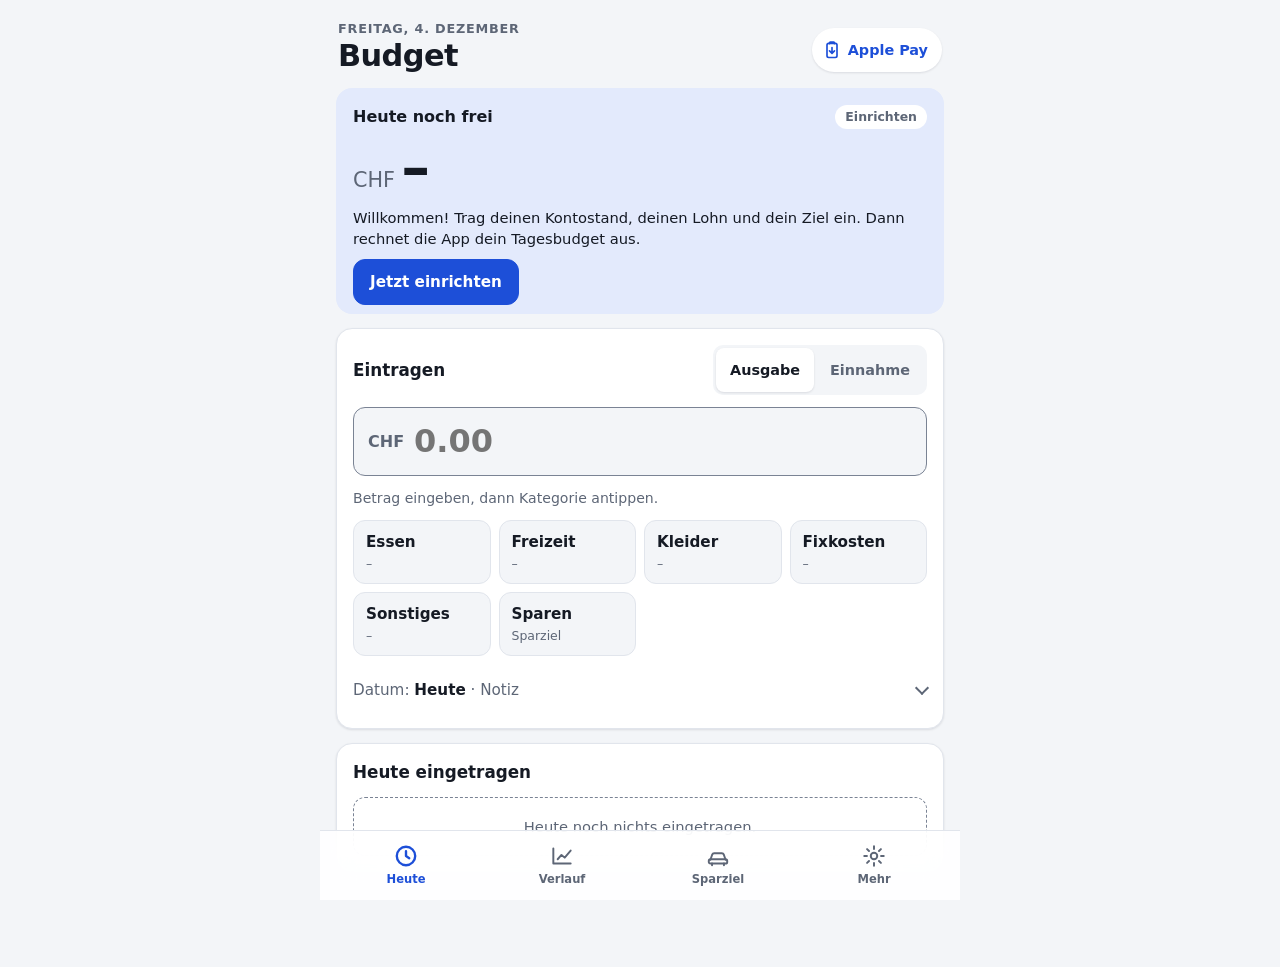
<file: budget/index.html>
<!doctype html>
<html lang="de-CH">
<head>
<meta charset="utf-8">
<meta name="viewport" content="width=device-width,initial-scale=1,viewport-fit=cover">
<title>Lionels Budget</title>
<meta name="description" content="Budget von Lohn zu Lohn: Wie viel darf ich heute noch ausgeben?">
<meta name="theme-color" content="#f3f5f8" media="(prefers-color-scheme: light)">
<meta name="theme-color" content="#0f131a" media="(prefers-color-scheme: dark)">
<meta name="apple-mobile-web-app-capable" content="yes">
<meta name="mobile-web-app-capable" content="yes">
<meta name="apple-mobile-web-app-status-bar-style" content="default">
<meta name="apple-mobile-web-app-title" content="Budget">
<link rel="manifest" href="manifest.webmanifest">
<link rel="icon" href="icons/icon-192.png" type="image/png">
<link rel="apple-touch-icon" href="icons/apple-touch-icon.png">
<link rel="stylesheet" href="styles.css">
</head>
<body>
<div class="app">

  <!-- ===================== HEUTE ===================== -->
  <main class="view" id="v-heute" aria-labelledby="t-heute">
    <header class="top">
      <div>
        <div class="eyebrow" id="todayDate">Heute</div>
        <h1 id="t-heute">Budget</h1>
      </div>
      <button class="pastebtn" type="button" id="apPasteTop" aria-label="Apple-Pay-Zahlung aus der Zwischenablage einfügen">
        <svg viewBox="0 0 24 24" aria-hidden="true"><rect x="6" y="4" width="12" height="17" rx="2"/><path d="M9 4.5V3.5a1 1 0 0 1 1-1h4a1 1 0 0 1 1 1v1"/><path d="M12 9v7M9 13l3 3 3-3"/></svg><span>Apple Pay</span>
      </button>
    </header>

    <section class="card ap" id="apBox" aria-labelledby="apTitle" hidden>
      <h2 class="ap-title" id="apTitle" tabindex="-1"></h2>
      <div class="ap-amt num" id="apAmt"></div>
      <div id="apStatus" role="status"></div>
      <div id="apBody" class="stack"></div>
    </section>

    <section class="card hero" aria-labelledby="heroLabel">
      <div class="row between">
        <span class="hero-label" id="heroLabel">Heute noch frei</span>
        <span class="pill neutral" id="heroPill">–</span>
      </div>
      <div class="big num" id="heroBig">–</div>
      <p class="hero-sub" id="heroSub"></p>
      <details class="hero-more" id="heroMore">
        <summary><span>Kontostand &amp; Abgleich</span><b class="num" id="heroBalSum">–</b></summary>
        <div class="stack">
          <div class="pace" id="pace">
            <div class="track" aria-hidden="true"><div class="fill" id="paceFill"></div><div class="marker" id="paceMarker"></div></div>
            <div class="cap"><span id="paceLeft"></span><span id="paceRight"></span></div>
          </div>
          <dl class="facts" id="facts"></dl>
          <div class="recon" id="recon"></div>
        </div>
      </details>
      <div class="sr-only" id="reconLive" role="status" aria-live="polite"></div>
    </section>

    <div id="dueBanners" class="stack"></div>

    <section class="card entry" id="entryPanel" aria-labelledby="entryTitle">
      <div class="row between">
        <h2 id="entryTitle">Eintragen</h2>
        <div class="seg" id="modeSeg" role="group" aria-label="Art der Zahlung">
          <button type="button" data-mode="out" aria-pressed="true">Ausgabe</button>
          <button type="button" data-mode="in" aria-pressed="false">Einnahme</button>
        </div>
      </div>
      <label class="amount" for="fAmount"><span>CHF</span><input id="fAmount" type="text" inputmode="decimal" autocomplete="off" enterkeyhint="done" placeholder="0.00" aria-label="Betrag in Franken" aria-describedby="entryHint"></label>
      <p class="hint" id="entryHint">Betrag eingeben, dann Kategorie antippen.</p>
      <div class="cats" id="cats"></div>
      <details id="moreBox">
        <summary id="moreSum"><span>Datum: <b class="day">Heute</b> · Notiz</span></summary>
        <div class="stack pad-top">
          <div class="field"><span class="flabel" id="dateLab">Datum</span>
            <div class="dayrow" role="group" aria-labelledby="dateLab">
              <button class="chip" type="button" data-day="0" aria-pressed="true">Heute</button>
              <button class="chip" type="button" data-day="-1" aria-pressed="false">Gestern</button>
              <input id="fDate" type="date" aria-label="Anderer Tag">
            </div>
          </div>
          <label class="field"><span class="flabel">Notiz</span><input id="fNote" type="text" maxlength="80" placeholder="z. B. Mittagessen Kantine"></label>
        </div>
      </details>
    </section>

    <div class="notice" id="storeNotice" hidden></div>

    <section class="card" aria-labelledby="todayListTitle">
      <div class="row between">
        <h2 id="todayListTitle" tabindex="-1">Heute eingetragen</h2>
        <span class="muted small num" id="todaySum"></span>
      </div>
      <div id="todayList"></div>
    </section>
  </main>

  <!-- ===================== VERLAUF ===================== -->
  <main class="view" id="v-verlauf" aria-labelledby="t-verlauf" hidden>
    <header class="top">
      <div>
        <div class="eyebrow">Von Lohn zu Lohn</div>
        <h1 id="t-verlauf">Verlauf</h1>
      </div>
    </header>
    <div class="period card">
      <button class="iconbtn" id="prevP" type="button" aria-label="Vorherige Periode"><svg viewBox="0 0 24 24" aria-hidden="true"><path d="M15 5l-7 7 7 7"/></svg></button>
      <div class="period-mid">
        <span class="period-lab" id="periodLabel" aria-live="polite">–</span>
        <button class="linkbtn small" id="todayP" type="button" hidden>Zur aktuellen Periode</button>
      </div>
      <button class="iconbtn" id="nextP" type="button" aria-label="Nächste Periode"><svg viewBox="0 0 24 24" aria-hidden="true"><path d="M9 5l7 7-7 7"/></svg></button>
    </div>

    <section class="card" aria-label="Zusammenfassung der Periode">
      <dl class="kpis" id="kpis"></dl>
      <ul class="insights" id="insights"></ul>
    </section>

    <section class="card" aria-labelledby="catTitle">
      <h2 id="catTitle">Nach Kategorie</h2>
      <div class="bars" id="bars"></div>
    </section>

    <section class="card" id="anPanel" aria-labelledby="anTitle">
      <h2 id="anTitle">Analyse</h2>
      <div class="charts">
        <figure class="chart" id="chBal"></figure>
        <figure class="chart" id="chDay"></figure>
        <details class="tableview" id="chTable"><summary>Zahlen als Tabelle</summary><div class="tablewrap" id="chTableBody" role="region" aria-label="Zahlen pro Tag" tabindex="0"></div></details>
      </div>
    </section>

    <section class="card" aria-labelledby="listTitle">
      <h2 id="listTitle" tabindex="-1">Alle Zahlungen</h2>
      <div id="list"></div>
    </section>
  </main>

  <!-- ===================== SPARZIEL ===================== -->
  <main class="view" id="v-sparen" aria-labelledby="t-sparen" hidden>
    <header class="top">
      <div>
        <div class="eyebrow">Sparziel</div>
        <h1 id="t-sparen">Auto</h1>
      </div>
      <span class="pill neutral" id="carPill">Vorschlag</span>
    </header>
    <section class="card car" id="carBody" aria-label="Fortschritt"></section>
    <section class="card">
      <details id="carEdit">
        <summary>Sparplan anpassen</summary>
        <div class="stack pad-top">
          <label class="field"><span class="flabel">Welches Auto</span><input id="cName" type="text" maxlength="60"></label>
          <div class="grid">
            <label class="field"><span class="flabel">Autopreis (CHF)</span><input id="cPrice" type="text" inputmode="decimal"></label>
            <label class="field"><span class="flabel">Reserve Unterhalt (CHF)</span><input id="cReserve" type="text" inputmode="decimal"></label>
            <label class="field"><span class="flabel">Schon gespart, total (CHF)</span><input id="cSaved" type="text" inputmode="decimal"></label>
            <label class="field"><span class="flabel">Lehrbeginn</span><input id="cStart" type="month"></label>
          </div>
          <h3 class="sub">Pro Lehrjahr</h3>
          <div class="grid">
            <label class="field"><span class="flabel">Lohn 1. Jahr</span><input id="cW0" type="text" inputmode="decimal"></label>
            <label class="field"><span class="flabel">Sparen 1. Jahr</span><input id="cR0" type="text" inputmode="decimal"></label>
            <label class="field"><span class="flabel">Lohn 2. Jahr</span><input id="cW1" type="text" inputmode="decimal"></label>
            <label class="field"><span class="flabel">Sparen 2. Jahr</span><input id="cR1" type="text" inputmode="decimal"></label>
            <label class="field"><span class="flabel">Lohn 3. Jahr</span><input id="cW2" type="text" inputmode="decimal"></label>
            <label class="field"><span class="flabel">Sparen 3. Jahr</span><input id="cR2" type="text" inputmode="decimal"></label>
          </div>
          <label class="check"><input id="cInBudget" type="checkbox" checked><span>Sparrate im Tagesbudget reservieren</span></label>
          <button class="btn primary" id="cSave" type="button">Sparplan speichern</button>
          <p class="status" id="cMsg" role="status"></p>
        </div>
      </details>
    </section>
  </main>

  <!-- ===================== MEHR ===================== -->
  <main class="view" id="v-mehr" aria-labelledby="t-mehr" hidden>
    <header class="top">
      <div>
        <div class="eyebrow">Einstellungen</div>
        <h1 id="t-mehr">Mehr</h1>
      </div>
    </header>

    <section class="card" aria-labelledby="sTitle">
      <h2 id="sTitle">Budget</h2>
      <p class="hint">Der Kontostand wird ab dem Startdatum aus deinen Einträgen berechnet. Die Limits gelten für jede Periode vom Lohntag bis zum Tag davor.</p>
      <div class="grid">
        <label class="field"><span class="flabel">Kontostand am Morgen (CHF)</span><input id="sBal" type="text" inputmode="decimal"></label>
        <label class="field"><span class="flabel">an diesem Datum</span><input id="sDate" type="date"></label>
        <label class="field"><span class="flabel">Lohn netto (CHF)</span><input id="sInc" type="text" inputmode="decimal"></label>
        <label class="field"><span class="flabel">Lohntag im Monat</span><input id="sDay" type="number" inputmode="numeric" min="1" max="28" step="1"></label>
        <label class="field span2"><span class="flabel">Ziel: Kontostand direkt nach dem Lohn (CHF)</span><input id="sGoal" type="text" inputmode="decimal"></label>
      </div>
      <h3 class="sub">Limits pro Periode</h3>
      <div class="grid" id="limitFields"></div>
      <button class="btn primary" id="saveSettings" type="button">Speichern</button>
      <p class="status" id="setMsg" role="status"></p>
    </section>

    <section class="card" aria-labelledby="recTitle">
      <h2 id="recTitle">Feste Zahlungen</h2>
      <p class="hint">Zahlungen, die jeden Monat kommen (Handy-Abo, Versicherung). Die App erinnert dich auf «Heute», sobald sie fällig sind, und du trägst sie mit einem Tipp ein.</p>
      <div id="recList" class="stack"></div>
      <div class="grid rec-add">
        <label class="field span2"><span class="flabel">Name</span><input id="rName" type="text" maxlength="40" placeholder="z. B. Swisscom Abo"></label>
        <label class="field"><span class="flabel">Betrag (CHF)</span><input id="rAmt" type="text" inputmode="decimal" placeholder="26.95"></label>
        <label class="field"><span class="flabel">Fällig am</span><input id="rDay" type="number" inputmode="numeric" min="1" max="28" placeholder="26"></label>
      </div>
      <button class="btn" id="rAdd" type="button">Feste Zahlung hinzufügen</button>
      <p class="status" id="rMsg" role="status"></p>
    </section>

    <section class="card" aria-labelledby="merTitle">
      <h2 id="merTitle">Gemerkte Läden</h2>
      <p class="hint">Wenn du einer Apple-Pay-Zahlung eine Kategorie gibst, merkt sich die App den Laden. Beim nächsten Mal ordnet sie ihn automatisch ein.</p>
      <div id="merList"></div>
    </section>

    <section class="card" aria-labelledby="apTitle2">
      <h2 id="apTitle2">Apple Pay</h2>
      <p class="hint">Nach jeder Zahlung legt ein Kurzbefehl die Zahlung in die Zwischenablage. In der App tippst du dann oben rechts auf «Apple Pay». iOS fragt dabei kurz, ob die App einfügen darf.</p>
      <details>
        <summary>So richtest du den Kurzbefehl ein</summary>
        <ol class="steps">
          <li>Öffne die App <b>Kurzbefehle</b> → <b>Automation</b> → <b>+</b> → <b>Wallet</b>.</li>
          <li>Wähle deine Karte, «Sofort ausführen» einschalten.</li>
          <li>Aktion <b>Zwischenablage abrufen</b> hinzufügen.</li>
          <li>Aktion <b>Text</b> hinzufügen. Erste Zeile: die Variable <b>Zwischenablage</b>. Zweite Zeile:<br><code>ap-[Aktuelles Datum]-[Betrag]-[Händler]</code><br>Beim Datum «Eigenes Format» wählen: <code>yyyyMMddHHmmss</code>.</li>
          <li>Aktion <b>In Zwischenablage kopieren</b> mit diesem Text.</li>
          <li>Optional: Aktion <b>Mitteilung zeigen</b> «Zahlung kopiert, Budget öffnen».</li>
        </ol>
        <p class="hint">So sammeln sich mehrere Zahlungen, auch wenn du die App nicht sofort öffnest. Was schon eingetragen ist, erkennt die App und lässt es weg.</p>
      </details>
      <button class="btn" id="apPaste" type="button">Zahlung aus Zwischenablage einfügen</button>
    </section>

    <section class="card" id="syncBox" aria-labelledby="syncTitle">
      <h2 id="syncTitle">Auf mehreren Geräten nutzen</h2>
      <p class="hint">Iphone und Computer gleichen sich automatisch ab. Die Daten werden vorher mit deinem Passwort verschlüsselt, auf GitHub liegt nur unlesbarer Text.</p>
      <div id="syncOff" class="stack">
        <details>
          <summary>So richtest du es ein</summary>
          <ol class="steps">
            <li>Öffne <a href="https://github.com/settings/tokens/new?scopes=gist&amp;description=Budget-Sync" target="_blank" rel="noopener">diesen Link</a>. Das Recht «gist» ist schon angekreuzt.</li>
            <li>Wähl bei «Expiration» <b>«No expiration»</b>, scrolle ganz nach unten und tippe auf <b>«Generate token»</b>.</li>
            <li>Kopiere den Token (er beginnt mit «ghp_») und füge ihn unten ein.</li>
            <li>Wähl ein Passwort. Auf dem zweiten Gerät gibst du <b>denselben Token und dasselbe Passwort</b> ein.</li>
          </ol>
        </details>
        <label class="field"><span class="flabel">GitHub-Token</span><input id="syncToken" type="password" autocomplete="off" autocapitalize="off" spellcheck="false" placeholder="ghp_…"></label>
        <label class="field"><span class="flabel">Passwort zum Verschlüsseln</span><input id="syncPass" type="password" autocomplete="new-password" autocapitalize="off" spellcheck="false"></label>
        <p class="hint">Merk dir das Passwort. Wer es vergisst, kann die abgeglichenen Daten nicht mehr lesen. Dein Backup bleibt dann der Notausgang.</p>
        <button class="btn primary" id="syncConnect" type="button">Verbinden</button>
        <p class="status" id="syncMsgOff" role="status"></p>
      </div>
      <div id="syncOn" class="stack" hidden>
        <p id="syncInfo" class="hint"></p>
        <p class="status" id="syncStatus" role="status"></p>
        <div class="btnrow">
          <button class="btn" id="syncNow" type="button">Jetzt abgleichen</button>
          <button class="btn danger" id="syncOffBtn" type="button">Sync beenden</button>
        </div>
      </div>
    </section>

    <section class="card" aria-labelledby="bakTitle">
      <h2 id="bakTitle">Backup</h2>
      <p class="hint" id="bakInfo">Deine Daten sind nur auf diesem Gerät gespeichert. Mach ab und zu ein Backup, z. B. in iCloud Drive.</p>
      <div class="btnrow">
        <button class="btn" id="bakExport" type="button">Backup speichern</button>
        <label class="btn filebtn">Backup laden<input id="bakImport" type="file" accept="application/json,.json"></label>
      </div>
      <p class="status" id="bakMsg" role="status"></p>
    </section>

    <section class="card" aria-labelledby="dangerTitle">
      <h2 id="dangerTitle">Alles löschen</h2>
      <p class="hint">Löscht alle Zahlungen und Einstellungen auf diesem Gerät. Mach vorher ein Backup.</p>
      <button class="btn danger" id="resetAll" type="button">Alle Daten löschen</button>
    </section>

    <p class="foot muted small">Lionels Budget · <span id="appVersion"></span></p>
  </main>

  <div class="toast-wrap" aria-live="polite"><div id="toast" class="toast" hidden></div></div>

  <nav class="tabbar" aria-label="Hauptnavigation">
    <button type="button" data-tab="heute" aria-current="page">
      <svg viewBox="0 0 24 24" aria-hidden="true"><circle cx="12" cy="12" r="8.5"/><path d="M12 7.5v4.5l3 2"/></svg><span>Heute</span>
    </button>
    <button type="button" data-tab="verlauf">
      <svg viewBox="0 0 24 24" aria-hidden="true"><path d="M4 19V5M4 19h16M8 15l3.5-4 3 2.5L20 7"/></svg><span>Verlauf</span>
    </button>
    <button type="button" data-tab="sparen">
      <svg viewBox="0 0 24 24" aria-hidden="true"><path d="M5 15.5l1.6-4.7A2 2 0 0 1 8.5 9.5h7a2 2 0 0 1 1.9 1.3l1.6 4.7"/><rect x="3.5" y="15" width="17" height="4" rx="1.5"/><path d="M6.5 19v1.5M17.5 19v1.5"/></svg><span>Sparziel</span>
    </button>
    <button type="button" data-tab="mehr">
      <svg viewBox="0 0 24 24" aria-hidden="true"><circle cx="12" cy="12" r="3"/><path d="M12 3v2.5M12 18.5V21M3 12h2.5M18.5 12H21M5.6 5.6l1.8 1.8M16.6 16.6l1.8 1.8M5.6 18.4l1.8-1.8M16.6 7.4l1.8-1.8"/></svg><span>Mehr</span>
    </button>
  </nav>
</div>

<!-- Bearbeiten -->
<dialog id="editDlg" aria-labelledby="editTitle">
  <form method="dialog" class="sheet" id="editForm">
    <div class="row between">
      <h2 id="editTitle">Zahlung bearbeiten</h2>
      <button class="iconbtn" value="cancel" type="submit" aria-label="Schliessen"><svg viewBox="0 0 24 24" aria-hidden="true"><path d="M6 6l12 12M18 6L6 18"/></svg></button>
    </div>
    <div class="seg" id="eModeSeg" role="group" aria-label="Art der Zahlung">
      <button type="button" data-mode="out" aria-pressed="true">Ausgabe</button>
      <button type="button" data-mode="in" aria-pressed="false">Einnahme</button>
    </div>
    <label class="amount" for="eAmount"><span>CHF</span><input id="eAmount" type="text" inputmode="decimal" autocomplete="off" aria-label="Betrag in Franken"></label>
    <div class="field"><span class="flabel" id="eCatLab">Kategorie</span><div class="chips" id="eCats" role="group" aria-labelledby="eCatLab"></div></div>
    <div class="grid">
      <label class="field"><span class="flabel">Datum</span><input id="eDate" type="date"></label>
      <label class="field"><span class="flabel">Notiz</span><input id="eNote" type="text" maxlength="80"></label>
    </div>
    <p class="status err" id="eMsg" role="status"></p>
    <div class="row between">
      <button class="btn danger" type="button" id="eDel">Löschen</button>
      <button class="btn primary" type="button" id="eSave">Speichern</button>
    </div>
  </form>
</dialog>

<div class="tip" id="tip" hidden></div>
<script src="sync.js"></script>
<script src="app.js"></script>
</body>
</html>
</file>
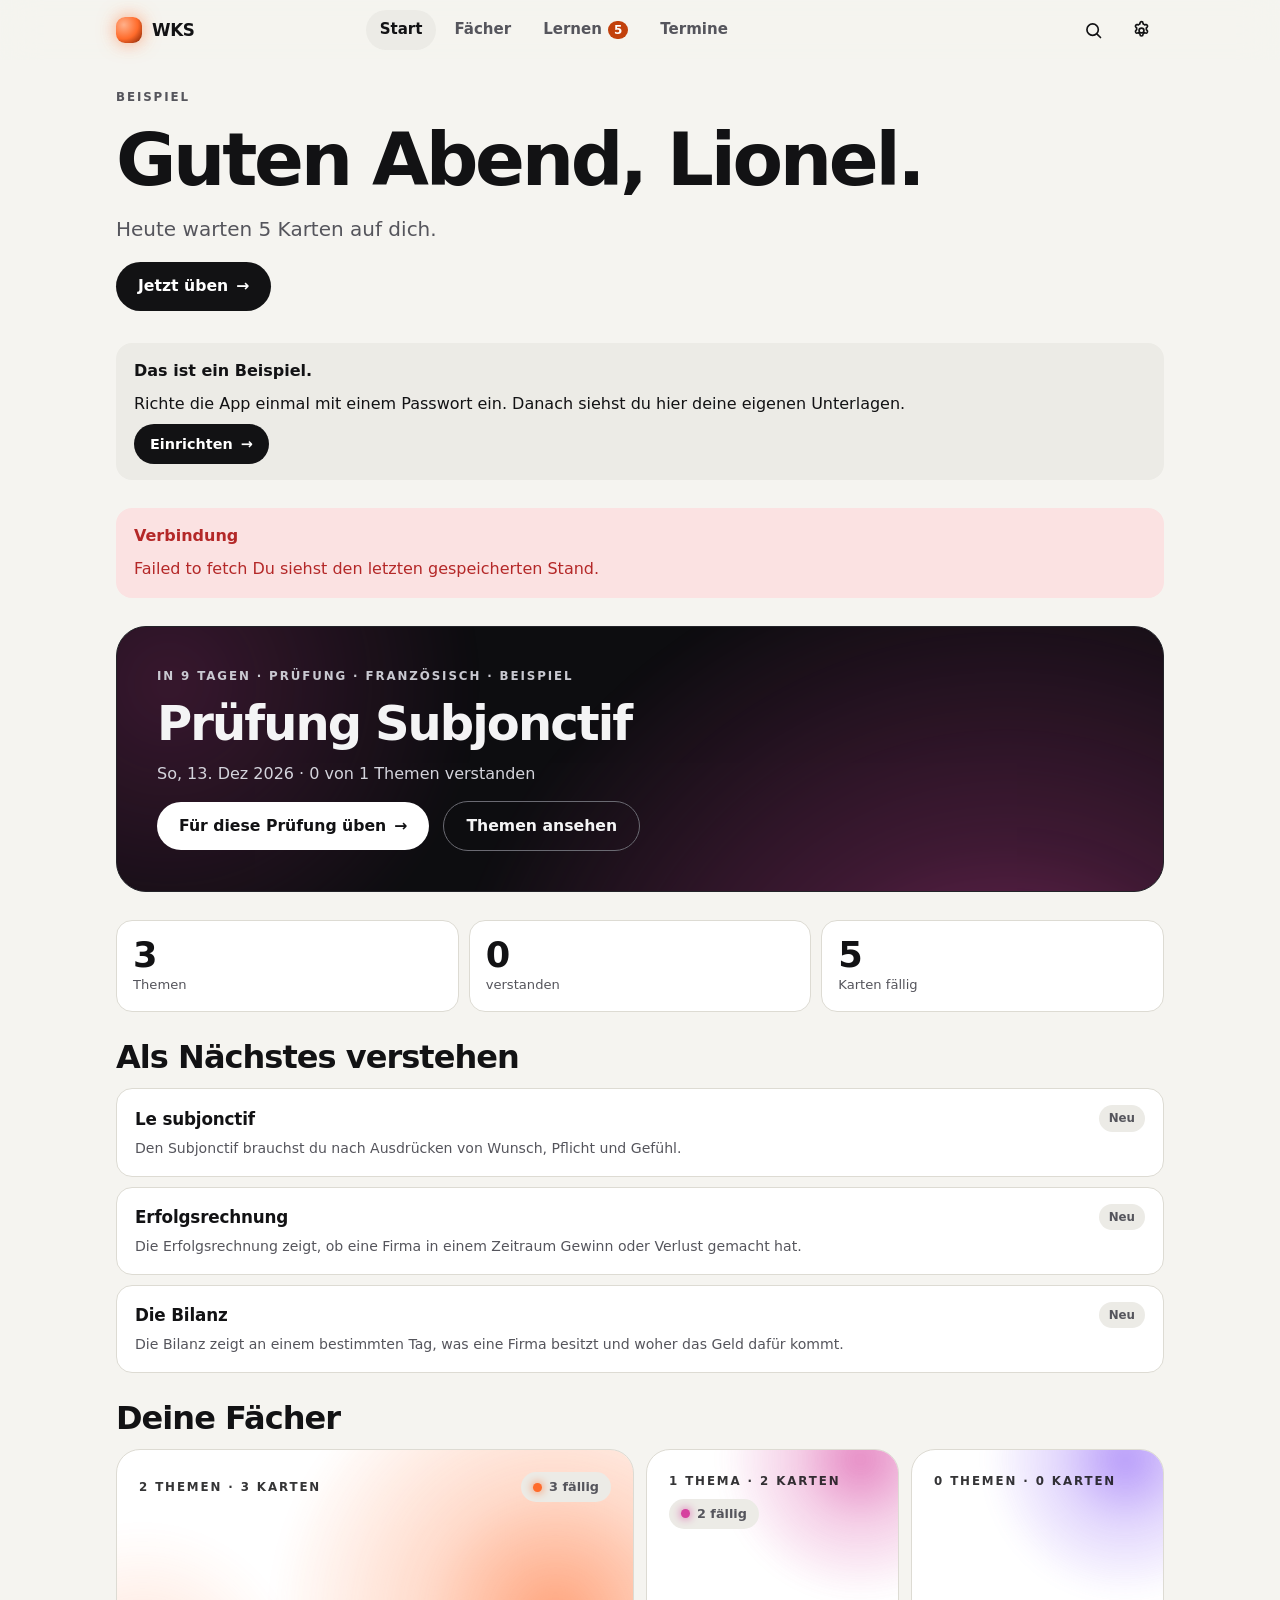
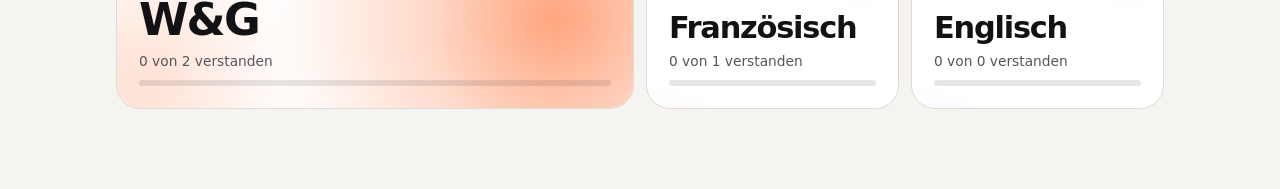
<file: wks/index.html>
<!doctype html>
<html lang="de-CH">
<head>
<meta charset="utf-8">
<meta name="viewport" content="width=device-width,initial-scale=1,viewport-fit=cover">
<title>WKS Wissen</title>
<meta name="description" content="Lionels Schulunterlagen: verstehen, anwenden, üben.">
<meta name="theme-color" content="#f5f4f0" media="(prefers-color-scheme: light)">
<meta name="theme-color" content="#0a0a0c" media="(prefers-color-scheme: dark)">
<meta name="apple-mobile-web-app-capable" content="yes">
<meta name="mobile-web-app-capable" content="yes">
<meta name="apple-mobile-web-app-status-bar-style" content="default">
<meta name="apple-mobile-web-app-title" content="WKS">
<link rel="manifest" href="manifest.webmanifest">
<link rel="icon" href="icons/icon-192.png" type="image/png">
<link rel="apple-touch-icon" href="icons/apple-touch-icon.png">
<link rel="stylesheet" href="app.css">
</head>
<body>
<header class="topbar">
  <div class="topbar-in">
    <button type="button" class="brand" data-tab="start" aria-label="WKS Wissen, Start"><span class="brand-mark" aria-hidden="true"></span><span>WKS</span></button>
    <nav class="topnav" aria-label="Bereiche">
      <button type="button" data-tab="start">Start</button>
      <button type="button" data-tab="faecher">Fächer</button>
      <button type="button" data-tab="learn">Lernen <b class="badge" data-due hidden></b></button>
      <button type="button" data-tab="dates">Termine</button>
    </nav>
    <div class="top-actions">
      <button type="button" class="icon-btn" data-tab="search" aria-label="Suche"><svg viewBox="0 0 24 24" aria-hidden="true"><circle cx="11" cy="11" r="6.5"/><path d="M20 20l-4.2-4.2"/></svg></button>
      <button type="button" class="icon-btn" data-tab="settings" aria-label="Einstellungen"><svg viewBox="0 0 24 24" aria-hidden="true"><path d="M10.3 3.6a1.7 1.7 0 0 1 3.4 0l.2 1a7.2 7.2 0 0 1 1.7 1l1-.3a1.7 1.7 0 0 1 2 .8l.1.2a1.7 1.7 0 0 1-.4 2.1l-.8.7a7.3 7.3 0 0 1 0 2l.8.7a1.7 1.7 0 0 1 .4 2.1l-.1.2a1.7 1.7 0 0 1-2 .8l-1-.3a7.2 7.2 0 0 1-1.7 1l-.2 1a1.7 1.7 0 0 1-3.4 0l-.2-1a7.2 7.2 0 0 1-1.7-1l-1 .3a1.7 1.7 0 0 1-2-.8l-.1-.2a1.7 1.7 0 0 1 .4-2.1l.8-.7a7.3 7.3 0 0 1 0-2l-.8-.7a1.7 1.7 0 0 1-.4-2.1l.1-.2a1.7 1.7 0 0 1 2-.8l1 .3a7.2 7.2 0 0 1 1.7-1z"/><circle cx="12" cy="12" r="2.8"/></svg></button>
    </div>
  </div>
</header>

<main class="page" id="page" tabindex="-1"></main>

<nav class="tabbar" aria-label="Bereiche">
  <button type="button" data-tab="start"><svg viewBox="0 0 24 24" aria-hidden="true"><path d="M4 11l8-7 8 7v8.5a.5.5 0 0 1-.5.5H15v-6H9v6H4.5a.5.5 0 0 1-.5-.5z"/></svg><span>Start</span></button>
  <button type="button" data-tab="faecher"><svg viewBox="0 0 24 24" aria-hidden="true"><rect x="3.5" y="3.5" width="7" height="7" rx="2"/><rect x="13.5" y="3.5" width="7" height="7" rx="2"/><rect x="3.5" y="13.5" width="7" height="7" rx="2"/><rect x="13.5" y="13.5" width="7" height="7" rx="2"/></svg><span>Fächer</span></button>
  <button type="button" data-tab="learn"><svg viewBox="0 0 24 24" aria-hidden="true"><rect x="3.5" y="6" width="13" height="13" rx="2"/><path d="M8 3.5h10.5A2 2 0 0 1 20.5 5.5V16"/></svg><span>Lernen</span><b class="badge" data-due aria-hidden="true" hidden></b></button>
  <button type="button" data-tab="dates"><svg viewBox="0 0 24 24" aria-hidden="true"><rect x="3.5" y="5" width="17" height="15" rx="2"/><path d="M3.5 10h17M8 3v4M16 3v4"/></svg><span>Termine</span></button>
</nav>

<div class="toast-wrap"><div class="toast" id="toast" role="status" hidden></div></div>
<div class="sr-only" id="live" aria-live="polite"></div>
<script src="crypto.js"></script>
<script src="demo.js"></script>
<script src="app.js"></script>
</body>
</html>
</file>
<file: budget/styles.css>
/* Lionels Budget – App-Layout: eine Ansicht pro Tab, Tab-Leiste unten */
:root{
  --bg:#f3f5f8; --surface:#ffffff; --fg:#151a24; --muted:#5d6676; --line:#e1e5ec; --field:#7a8394;
  --accent:#1d4fd8; --accent-ink:#ffffff; --accent-soft:#e3eafc; --neutral:#6b7385;
  --good:#0f6b40; --good-soft:#dcf2e6; --warn:#8a5300; --warn-fill:#b07408; --warn-soft:#fbefd9;
  --bad:#c42b2b; --bad-soft:#fbe1e1;
  --tabbar:rgba(255,255,255,.88); --shadow:0 1px 2px rgb(16 24 40 / .05),0 1px 3px rgb(16 24 40 / .06);
  --f-body:-apple-system,BlinkMacSystemFont,"SF Pro Text","Segoe UI",system-ui,sans-serif;
  --f-num:var(--f-body);
  --tabh:calc(3.6rem + 12px);
  --r:16px; --gut:16px;
  --sat:env(safe-area-inset-top,0px); --sab:env(safe-area-inset-bottom,0px);
  color-scheme:light;
}
@media (prefers-color-scheme:dark){:root:not([data-theme="light"]){
  --bg:#0f131a; --surface:#181d27; --fg:#e8ecf3; --muted:#9aa5b8; --line:#2a313e; --field:#5f6a7d;
  --accent:#7ea2ff; --accent-ink:#0f131a; --accent-soft:#1f2a45; --neutral:#8792a6;
  --good:#4fcf8e; --good-soft:#15301f; --warn:#f0b04a; --warn-fill:#f0b04a; --warn-soft:#352812;
  --bad:#ff7a7a; --bad-soft:#3a1818; --tabbar:rgba(24,29,39,.9); --shadow:none; color-scheme:dark}}
:root[data-theme="dark"]{
  --bg:#0f131a; --surface:#181d27; --fg:#e8ecf3; --muted:#9aa5b8; --line:#2a313e; --field:#5f6a7d;
  --accent:#7ea2ff; --accent-ink:#0f131a; --accent-soft:#1f2a45; --neutral:#8792a6;
  --good:#4fcf8e; --good-soft:#15301f; --warn:#f0b04a; --warn-fill:#f0b04a; --warn-soft:#352812;
  --bad:#ff7a7a; --bad-soft:#3a1818; --tabbar:rgba(24,29,39,.9); --shadow:none; color-scheme:dark}

*{box-sizing:border-box}
html{-webkit-text-size-adjust:100%;text-size-adjust:100%;font:-apple-system-body}
body{margin:0;background:var(--bg);color:var(--fg);font-family:var(--f-body);font-size:1rem;line-height:1.45;-webkit-tap-highlight-color:transparent;overscroll-behavior-y:none}
button,input,select{font:inherit;color:inherit}
h1,h2,h3{margin:0;font-weight:700;text-wrap:balance}
h1{font-size:1.9rem;letter-spacing:-.02em;line-height:1.1}
h2{font-size:1.05rem}
h3.sub{font-size:.95rem;margin-top:4px}
p{margin:0}
:focus-visible{outline:2px solid var(--accent);outline-offset:2px}
[hidden]{display:none!important}
.sr-only{position:absolute;width:1px;height:1px;padding:0;margin:-1px;overflow:hidden;clip:rect(0 0 0 0);white-space:nowrap;border:0}
.num{font-family:var(--f-num);font-variant-numeric:tabular-nums}
.muted{color:var(--muted)}
.small{font-size:.85rem}
.row{display:flex;align-items:center;gap:8px 12px;flex-wrap:wrap}
.between{justify-content:space-between}
.stack{display:grid;gap:12px}
.pad-top{margin-top:12px}
.hint{font-size:.88rem;color:var(--muted)}
.status{font-size:.88rem;min-height:1.2em;color:var(--muted)}
.status.err{color:var(--bad)}
.status.ok{color:var(--good)}

/* ---------- Gerüst ---------- */
.app{max-width:640px;margin:0 auto;min-height:100dvh}
.view{display:grid;gap:14px;padding:calc(var(--sat) + 12px) max(var(--gut),env(safe-area-inset-right,0px)) calc(var(--sab) + var(--tabh) + 24px) max(var(--gut),env(safe-area-inset-left,0px))}
.top{display:flex;flex-wrap:wrap;align-items:flex-end;justify-content:space-between;gap:8px 12px;padding:8px 2px 2px}
.eyebrow{font-size:.8rem;font-weight:600;color:var(--muted);text-transform:uppercase;letter-spacing:.06em}
.card{background:var(--surface);border:1px solid var(--line);border-radius:var(--r);padding:16px;display:grid;gap:12px;min-width:0;box-shadow:var(--shadow)}
.card>*{min-width:0}
.notice{background:var(--warn-soft);color:var(--warn);border-radius:12px;padding:8px 12px;font-size:.85rem}
.notice .linkbtn{min-height:auto;font-size:inherit;display:inline;padding:0 0 0 4px}

/* Tab-Leiste */
.tabbar{position:fixed;left:0;right:0;bottom:0;z-index:30;display:grid;grid-template-columns:repeat(4,1fr);max-width:640px;margin:0 auto;
  background:var(--tabbar);-webkit-backdrop-filter:saturate(180%) blur(18px);backdrop-filter:saturate(180%) blur(18px);
  border-top:1px solid var(--line);padding:6px max(8px,env(safe-area-inset-right,0px)) calc(var(--sab) + 6px) max(8px,env(safe-area-inset-left,0px))}
.tabbar button{border:0;background:none;display:grid;justify-items:center;gap:2px;padding:6px 0;min-height:52px;cursor:pointer;color:var(--muted);font-size:.72rem;font-weight:600;border-radius:12px}
.tabbar svg{width:26px;height:26px;fill:none;stroke:currentColor;stroke-width:1.8;stroke-linecap:round;stroke-linejoin:round}
.tabbar button[aria-current="page"]{color:var(--accent)}
.tabbar button[aria-current="page"] svg{stroke-width:2.2}

/* Knöpfe */
.btn{border:1px solid var(--field);background:var(--surface);border-radius:12px;padding:10px 16px;min-height:46px;cursor:pointer;font-weight:600;font-size:.95rem;display:inline-flex;align-items:center;justify-content:center;gap:6px}
.btn:active{transform:scale(.98)}
.btn.primary{background:var(--accent);border-color:var(--accent);color:var(--accent-ink)}
.btn.danger{border-color:var(--bad);color:var(--bad);background:transparent}
.btn.ghost{border-color:transparent;background:none;color:var(--accent);padding:6px 8px;min-height:44px}
.btn:disabled{opacity:.55;cursor:default}
.btnrow{display:flex;flex-wrap:wrap;gap:8px}
.btnrow .btn{flex:1 1 140px}
.filebtn{position:relative;overflow:hidden}
.filebtn input{position:absolute;inset:0;opacity:0;cursor:pointer;font-size:0}
.filebtn:focus-within{outline:2px solid var(--accent);outline-offset:2px}
.iconbtn{border:0;background:var(--surface);border-radius:999px;width:44px;height:44px;display:grid;place-items:center;cursor:pointer;color:var(--accent);flex:0 0 auto;box-shadow:var(--shadow)}
.iconbtn svg{width:22px;height:22px;fill:none;stroke:currentColor;stroke-width:2;stroke-linecap:round;stroke-linejoin:round}
.pastebtn{border:0;background:var(--surface);border-radius:999px;min-height:44px;padding:0 14px 0 10px;display:inline-flex;align-items:center;gap:6px;cursor:pointer;color:var(--accent);font-weight:650;font-size:.9rem;box-shadow:var(--shadow);flex:0 0 auto}
.pastebtn svg{width:20px;height:20px;fill:none;stroke:currentColor;stroke-width:2;stroke-linecap:round;stroke-linejoin:round}
.card .iconbtn{box-shadow:none;background:transparent}
.linkbtn{border:0;background:none;color:var(--accent);padding:0;min-height:44px;cursor:pointer;font-size:.95rem;font-weight:600;justify-self:start}
.linkbtn.small{min-height:44px;font-size:.82rem}
.linkbtn.danger{color:var(--bad)}

/* Pillen */
.pill{display:inline-block;font-size:.78rem;font-weight:700;padding:3px 10px;border-radius:999px;white-space:nowrap}
.pill.good{background:var(--good-soft);color:var(--good)}
.pill.warn{background:var(--warn-soft);color:var(--warn)}
.pill.bad{background:var(--bad-soft);color:var(--bad)}
.pill.neutral{background:var(--bg);color:var(--muted)}

/* ---------- Heute: Hero ---------- */
.hero{background:var(--accent-soft);border-color:transparent;gap:10px;box-shadow:none}
.hero-label{font-weight:600}
.hero .pill.neutral{background:var(--surface)}
.big{font-size:clamp(2.6rem,14vw,3.6rem);font-weight:650;line-height:1;letter-spacing:-.03em;overflow-wrap:anywhere}
.big .cur{font-size:.36em;color:var(--muted);font-weight:500;margin-right:.3em;letter-spacing:0}
.big.bad{color:var(--bad)}
.big.warn{color:var(--warn)}
.hero-sub{font-size:.92rem}
.hero{padding-bottom:8px}
.hero .pill{background:var(--surface)}
.top .pill.neutral{background:var(--surface);border:1px solid var(--line)}
.view>*{min-width:0}
.pace{display:grid;gap:6px;margin-top:2px}
.pace .track{position:relative;height:10px;border-radius:5px;background:var(--surface)}
.pace .fill{position:absolute;inset:0 auto 0 0;border-radius:5px;background:var(--accent);width:0}
.pace .marker{position:absolute;top:-4px;bottom:-4px;width:2px;background:var(--fg);border-radius:1px;left:0}
.pace .cap{display:flex;flex-wrap:wrap;justify-content:space-between;gap:2px 12px;font-size:.84rem;color:var(--muted)}
.hero-more>summary{font-weight:500;font-size:.95rem;gap:8px;border-top:1px solid color-mix(in srgb,var(--fg) 10%,transparent);margin-top:2px;padding-top:2px}
.hero-more>summary span{color:var(--muted)}
.hero-more>summary b{margin-left:auto;font-weight:650}
.hero-more>summary::after{margin-left:2px}
.hero-more>.stack{padding-top:8px;grid-template-columns:minmax(0,1fr)}
.hero-more>summary{flex-wrap:wrap}
.hero-more .facts>div:first-child{border-top:0}
.facts{display:grid;margin:0}
.facts>div{display:flex;flex-wrap:wrap;justify-content:space-between;gap:2px 12px;padding:9px 0;border-top:1px solid color-mix(in srgb,var(--fg) 10%,transparent)}
.facts dt{color:var(--muted);font-size:.92rem}
.facts dd{margin:0 0 0 auto;font-family:var(--f-num);font-variant-numeric:tabular-nums;white-space:nowrap;font-size:.95rem}
.facts dd.good{color:var(--good)}.facts dd.warn{color:var(--warn)}.facts dd.bad{color:var(--bad)}

/* Abgleich */
.recon{display:grid;gap:10px}
.recon:empty{display:none}
.recon .q{font-weight:600;font-size:.95rem}
.recon .amount{background:var(--surface);padding:2px 12px}
.recon .amount input{font-size:1.3rem}
.recon .preview{font-size:.92rem;font-weight:600;min-height:1.2em}
.recon .preview.big-diff{color:var(--warn)}
.recon .note{display:flex;flex-wrap:wrap;align-items:center;gap:4px 10px;font-size:.92rem}
.inrow{display:flex;gap:8px}.inrow .btn{flex:1}

/* Banner für Lohn / feste Zahlungen */
.banner{display:flex;flex-wrap:wrap;gap:8px 12px;align-items:center;justify-content:space-between;background:var(--surface);border:1px solid var(--accent);border-radius:var(--r);padding:12px 14px}
.banner .t{font-size:.95rem;min-width:0}
.banner .t b{display:block}
.banner .acts{display:flex;flex-wrap:wrap;gap:6px;align-items:center}
.banner{background:var(--accent-soft)!important;border-color:transparent!important}
.banner .btn.ghost,.toast .btn.ghost{margin-left:-8px}
.stack:empty{display:none}

/* ---------- Eintragen ---------- */
.seg{display:inline-flex;background:var(--bg);border-radius:10px;padding:3px;gap:2px}
.seg button{border:0;background:none;padding:0 14px;min-height:44px;cursor:pointer;font-size:.9rem;font-weight:600;border-radius:8px;color:var(--muted)}
.seg button[aria-pressed="true"]{background:var(--surface);color:var(--fg);box-shadow:var(--shadow)}
.entry.income .seg button[aria-pressed="true"]{color:var(--good)}
.amount{display:flex;align-items:center;gap:10px;border:1.5px solid var(--field);border-radius:12px;padding:4px 14px;background:var(--bg)}
.amount:focus-within{border-color:var(--accent);box-shadow:0 0 0 3px color-mix(in srgb,var(--accent) 25%,transparent)}
.entry.income .amount{border-color:var(--good)}
.amount span{font-family:var(--f-num);color:var(--muted);font-weight:600}
.amount input{flex:1;min-width:0;width:100%;border:0;background:transparent;font-family:var(--f-num);font-size:2rem;font-weight:600;padding:6px 0;outline:none}
.amount input[aria-invalid="true"]{color:var(--bad)}
.cats{display:grid;grid-template-columns:repeat(auto-fit,minmax(min(100%,7.5em),1fr));gap:8px}
.cat{display:grid;align-content:center;gap:2px;text-align:left;border:1px solid var(--line);background:var(--bg);border-radius:12px;padding:10px 12px;cursor:pointer;min-height:62px}
.cat:active{transform:scale(.97);border-color:var(--accent)}
.cat b{font-weight:650;font-size:.95rem;overflow-wrap:anywhere}
.cat small{font-size:.78rem;color:var(--muted);font-family:var(--f-num)}
.cat small.bad{color:var(--bad)}
.cat small.good{color:var(--good)}
.cat small.none{font-family:var(--f-body)}
.entry.income .cat{border-color:color-mix(in srgb,var(--good) 45%,transparent)}
details>summary{cursor:pointer;min-height:44px;display:flex;align-items:center;gap:10px;list-style:none;font-weight:600;font-size:.95rem}
details>summary::-webkit-details-marker{display:none}
details>summary::after{content:"";flex:0 0 auto;margin-left:auto;width:8px;height:8px;border-right:2px solid var(--muted);border-bottom:2px solid var(--muted);transform:translateY(-2px) rotate(45deg)}
details[open]>summary::after{transform:translateY(2px) rotate(-135deg)}
#moreSum{font-weight:500;color:var(--muted)}
#moreSum b{font-weight:600;color:var(--fg)}
#moreSum.otherday b{color:var(--accent)}
.dayrow{display:flex;flex-wrap:wrap;align-items:center;gap:8px}
.chip{border:1px solid var(--field);background:var(--surface);border-radius:999px;padding:6px 16px;min-height:44px;cursor:pointer;font-size:.92rem}
.chip[aria-pressed="true"]{background:var(--accent);border-color:var(--accent);color:var(--accent-ink);font-weight:600}
.chips{display:flex;flex-wrap:wrap;gap:8px}
.chips .chip{border-radius:10px}
.field{display:grid;gap:5px;min-width:0}
.flabel{font-size:.82rem;font-weight:600;color:var(--muted)}
.field input,.dayrow input{font-size:16px;width:100%;border:1px solid var(--field);background:var(--bg);border-radius:10px;padding:10px 12px;min-height:46px}
.dayrow input[type=date]{width:auto;flex:0 1 11em}
input[type=date],input[type=month]{-webkit-appearance:none;appearance:none;display:block;min-width:0;max-width:100%;height:46px;line-height:24px;text-align:left}
input[type=date]::-webkit-date-and-time-value,input[type=month]::-webkit-date-and-time-value{text-align:left;margin:0}
.grid{display:grid;grid-template-columns:repeat(2,minmax(0,1fr));gap:10px}
.span2{grid-column:1/-1}

/* ---------- Listen ---------- */
.list{display:grid}
.dayhead{font-size:.8rem;font-weight:700;color:var(--muted);text-transform:uppercase;letter-spacing:.05em;padding:12px 0 4px;display:flex;justify-content:space-between}
.dayhead:first-child{padding-top:0}
.item{display:grid;grid-template-columns:36px minmax(0,1fr) auto 12px;gap:12px;align-items:center;padding:10px 4px;border:0;border-top:1px solid var(--line);background:none;width:100%;text-align:left;cursor:pointer;border-radius:0;min-height:56px}
.dayhead+.item{border-top:0}
.item:active{background:var(--bg)}
.item .ic{width:36px;height:36px;border-radius:10px;display:grid;place-items:center;font-size:.78rem;font-weight:700;background:var(--bg);color:var(--muted)}
.item .what{min-width:0}
.item .what div{overflow-wrap:anywhere;font-weight:550}
.item .note{font-size:.84rem;color:var(--muted);font-weight:400!important}
.item .amt{font-family:var(--f-num);font-variant-numeric:tabular-nums;white-space:nowrap;text-align:right;font-weight:600}
.item .amt.in{color:var(--good)}
.item .chev{width:8px;height:8px;border-right:2px solid var(--field);border-top:2px solid var(--field);transform:rotate(45deg)}
.item .open{color:var(--warn);font-weight:600}
.empty{border:1px dashed var(--field);border-radius:12px;padding:18px;text-align:center;color:var(--muted);font-size:.92rem}

/* ---------- Verlauf ---------- */
.period{display:flex;align-items:center;justify-content:space-between;gap:8px;padding:8px}
.period-mid{display:grid;justify-items:center;text-align:center;min-width:0}
.period-lab{font-weight:650}
.kpis{display:grid;grid-template-columns:repeat(3,minmax(0,1fr));gap:8px;margin:0}
.kpis>div{background:var(--bg);border-radius:12px;padding:10px;display:grid;gap:2px;min-width:0}
.kpis dt{font-size:.75rem;color:var(--muted);font-weight:600}
.kpis dd{margin:0;font-family:var(--f-num);font-variant-numeric:tabular-nums;font-weight:650;font-size:.98rem;overflow-wrap:anywhere}
.kpis dd.bad{color:var(--bad)}.kpis dd.good{color:var(--good)}
.insights{display:grid;gap:10px;margin:0;padding:0;list-style:none}
.insights:empty{display:none}
.insights li{display:grid;grid-template-columns:4px 1fr;gap:10px;font-size:.92rem}
.insights li::before{content:"";border-radius:2px;background:var(--neutral)}
.insights li.bad::before{background:var(--bad)}.insights li.warn::before{background:var(--warn-fill)}.insights li.good::before{background:var(--good)}
.bars{display:grid;gap:14px}
.bar{display:grid;gap:6px}
.bar .top{display:flex;justify-content:space-between;gap:10px;font-size:.92rem;flex-wrap:wrap}
.bar .top .num{white-space:nowrap}
.bar .track{height:8px;border-radius:4px;background:var(--bg);overflow:hidden}
.bar .fill{height:100%;background:var(--neutral);border-radius:4px}
.bar .fill.ok{background:var(--accent)}.bar .fill.fix{background:var(--neutral)}.bar .fill.warn{background:var(--warn-fill)}.bar .fill.bad{background:var(--bad)}
.charts{display:grid;gap:22px}
.chart{margin:0;display:grid;gap:8px;min-width:0}
.chart figcaption{display:grid;gap:2px}
.chart h3{font-size:.95rem}
.chart .sub{font-size:.85rem;color:var(--muted)}
.chart svg{display:block;width:100%;height:auto;touch-action:pan-y;-webkit-user-select:none;user-select:none}
.legend{display:flex;flex-wrap:wrap;gap:4px 16px;font-size:.82rem;color:var(--muted);margin:0;padding:0;list-style:none}
.legend li{display:flex;align-items:center;gap:6px}
.legend svg{width:22px;height:10px;flex:0 0 auto}
.tip{position:fixed;z-index:40;pointer-events:none;background:var(--fg);color:var(--surface);border-radius:8px;padding:6px 10px;font-size:.82rem;line-height:1.35;max-width:220px;box-shadow:0 4px 14px rgb(0 0 0 / .18)}
.tableview summary{font-size:.92rem}
.tablewrap{overflow-x:auto;margin-top:10px}
table{width:100%;border-collapse:collapse;font-size:.85rem}
th,td{padding:7px 8px;border-bottom:1px solid var(--line);text-align:right;white-space:nowrap}
th:first-child,td:first-child{text-align:left}
th{color:var(--muted);font-weight:600}
td{font-family:var(--f-num);font-variant-numeric:tabular-nums}

/* ---------- Sparziel ---------- */
.car .goalname{font-weight:600;overflow-wrap:anywhere}
.car .saved{font-family:var(--f-num);font-variant-numeric:tabular-nums;font-size:2.4rem;font-weight:650;line-height:1.05;letter-spacing:-.02em}
.car .saved .of{display:block;font-size:.9rem;color:var(--muted);font-weight:500;letter-spacing:0;font-family:var(--f-body);margin-top:4px}
.car .track{position:relative;height:14px;border-radius:7px;background:var(--bg);overflow:hidden}
.car .track .fill{position:absolute;inset:0 auto 0 0;background:var(--good);border-radius:7px}
.car .track .tick{position:absolute;top:0;bottom:0;width:3px;background:var(--fg);opacity:.6}
.car .cap{display:flex;flex-wrap:wrap;justify-content:space-between;gap:2px 12px;font-size:.84rem;color:var(--muted)}
.car tr.now td{font-weight:700}
.car .nowtag{color:var(--accent);font-family:var(--f-body);font-weight:700}
.car .facts dd{white-space:nowrap;text-align:right}
.car .facts dd.wrap{white-space:normal}
.car td,.car th{padding:7px 4px}
.car .facts>div{border-color:var(--line)}
.car .note{font-size:.85rem;color:var(--muted)}
.cta{display:grid;gap:10px;background:var(--accent-soft);border-radius:12px;padding:12px 14px;font-size:.92rem}
.cta.done{background:var(--good-soft);color:var(--good)}
.cta .btn{justify-self:start}
.check{display:flex;align-items:center;gap:10px;min-height:44px;font-size:.95rem;cursor:pointer}
.check input{width:22px;height:22px;accent-color:var(--accent);flex:0 0 auto}

/* ---------- Apple Pay Karte ---------- */
.ap{border:1.5px solid var(--accent);gap:8px}
.ap-title{font-size:.95rem;font-weight:600;overflow-wrap:anywhere}
.ap-title:focus{outline:none}
.ap-amt{font-size:2.1rem;font-weight:650;line-height:1.1}
.ap-amt .cur{font-size:.45em;color:var(--muted);font-weight:500;margin-right:.3em}
.ap-amt.in{color:var(--good)}
.ap .by{font-size:.85rem;color:var(--muted)}

/* ---------- Mehr ---------- */
.steps{margin:8px 0;padding-left:1.3em;display:grid;gap:8px;font-size:.92rem}
code{font-family:var(--f-num);font-size:.85em;background:var(--bg);padding:2px 6px;border-radius:6px;overflow-wrap:anywhere}
.reci{display:grid;grid-template-columns:minmax(0,1fr) auto 44px;gap:8px;align-items:center;padding:8px 0;border-top:1px solid var(--line)}
.reci:first-child{border-top:0}
.reci .n{overflow-wrap:anywhere}
.reci .n small{display:block;color:var(--muted);font-size:.82rem}
.rm{border:0;background:none;color:var(--muted);width:44px;height:44px;cursor:pointer;font-size:1.3rem;border-radius:10px}
.rm:hover{color:var(--bad)}
.merrow{display:grid;grid-template-columns:minmax(0,1fr) auto 44px;gap:8px;align-items:center;padding:6px 0;border-top:1px solid var(--line);font-size:.92rem}
.merrow:first-child{border-top:0}
.foot{text-align:center;padding:4px 0 8px}

/* ---------- Toast ---------- */
.toast-wrap{position:fixed;left:0;right:0;bottom:calc(var(--sab) + var(--tabh) + 8px);z-index:35;display:flex;justify-content:center;padding:0 var(--gut);pointer-events:none}
.toast{pointer-events:auto;max-width:600px;width:100%;display:flex;flex-wrap:wrap;align-items:center;justify-content:space-between;gap:4px 10px;font-size:.92rem;padding:10px 14px;border-radius:14px;background:var(--fg);color:var(--surface);box-shadow:0 8px 24px rgb(0 0 0 / .2)}
.toast.err{background:var(--bad);color:var(--surface)}
.toast .btn.ghost{color:inherit;font-weight:700;text-decoration:underline}

/* ---------- Dialog ---------- */
dialog{border:0;padding:0;background:transparent;color:var(--fg);max-width:640px;width:100%;margin:auto auto 0;max-height:100dvh}
dialog::backdrop{background:rgb(0 0 0 / .4)}
.sheet{background:var(--surface);border-radius:20px 20px 0 0;padding:18px var(--gut) calc(var(--sab) + 18px);display:grid;gap:14px;max-height:92dvh;overflow:auto}
@media (min-width:700px){dialog{margin:auto}.sheet{border-radius:20px}}

@media (prefers-reduced-motion:no-preference){
  .fill{transition:width .4s ease}
  dialog[open] .sheet{animation:up .22s ease-out}
  @keyframes up{from{transform:translateY(24px);opacity:.6}to{transform:none;opacity:1}}
}
@media (max-width:360px){.kpis{grid-template-columns:1fr}.grid{grid-template-columns:1fr}}

.steps a{color:var(--accent);font-weight:600}
.field input[type=password]{letter-spacing:.05em}
</file>
<file: wks/app.css>
/* WKS Wissen – Studio-Look: grosse Schrift, leuchtende Farbverläufe pro Fach, weiche Karten, runde Knöpfe.
   Layout: oben schmale Leiste (Desktop mit Navigation), am Handy Tab-Leiste unten; Inhalt in einer Spalte bis 1080px. */
:root{
  --bg:#f5f4f0; --surface:#ffffff; --surface2:#ecebe6; --line:#dddbd3; --field:#8f8d86; --fg:#121214; --muted:#55555c; --faint:#6b6b72;
  --ink:#121214; --ink-fg:#ffffff; --accent:#c2410c; --on-accent:#ffffff; --accent-soft:#fde7dc; --on-good:#ffffff;
  --good:#16794a; --good-soft:#dcf2e5; --warn:#8a5300; --warn-soft:#fbefd9; --bad:#b42828; --bad-soft:#fbe2e2;
  --c0:#ff6b2b; --c1:#3b6cff; --c2:#d6409f; --c3:#13a37f; --c4:#8a5cf6; --c5:#e0a100; --c6:#0ea5c6; --c7:#e5484d;
  --glow-a:.62; --r:24px; --r-sm:16px;
  --f:-apple-system,BlinkMacSystemFont,"SF Pro Display","Inter","Segoe UI",system-ui,sans-serif;
  --sat:env(safe-area-inset-top,0px); --sab:env(safe-area-inset-bottom,0px);
  color-scheme:light;
}
@media (prefers-color-scheme:dark){:root:not([data-theme="light"]){
  --bg:#0a0a0c; --surface:#141418; --surface2:#1d1d22; --line:#2b2b32; --field:#6c6c75; --fg:#f4f4f5; --muted:#a8a8b2; --faint:#9a9aa4;
  --ink:#f4f4f5; --ink-fg:#0a0a0c; --accent:#ff7a3d; --on-accent:#0a0a0c; --accent-soft:#2e1a10; --on-good:#0a0a0c;
  --good:#5bd193; --good-soft:#12301f; --warn:#f0b04a; --warn-soft:#33260f; --bad:#ff8080; --bad-soft:#3a1616; --glow-a:.7; color-scheme:dark}}
:root[data-theme="dark"]{
  --bg:#0a0a0c; --surface:#141418; --surface2:#1d1d22; --line:#2b2b32; --field:#6c6c75; --fg:#f4f4f5; --muted:#a8a8b2; --faint:#9a9aa4;
  --ink:#f4f4f5; --ink-fg:#0a0a0c; --accent:#ff7a3d; --on-accent:#0a0a0c; --accent-soft:#2e1a10; --on-good:#0a0a0c;
  --good:#5bd193; --good-soft:#12301f; --warn:#f0b04a; --warn-soft:#33260f; --bad:#ff8080; --bad-soft:#3a1616; --glow-a:.7; color-scheme:dark}

*{box-sizing:border-box}
[hidden]{display:none!important}
html{-webkit-text-size-adjust:100%}
@supports (font:-apple-system-body){html{font:-apple-system-body}}
body{margin:0;background:var(--bg);color:var(--fg);font-family:var(--f);font-size:1rem;line-height:1.55;-webkit-font-smoothing:antialiased;-webkit-tap-highlight-color:transparent}
button,input{font:inherit;color:inherit}
h1,h2,h3{margin:0;line-height:1.08;letter-spacing:-.03em;text-wrap:balance;overflow-wrap:anywhere;hyphens:auto}
button{overflow-wrap:anywhere;hyphens:auto}
p{margin:0}
a{color:inherit}
:focus-visible{outline:2px solid var(--accent);outline-offset:3px}
h1:focus,h2:focus,.page:focus{outline:none}
.sr-only{position:absolute;width:1px;height:1px;padding:0;margin:-1px;overflow:hidden;clip:rect(0 0 0 0);white-space:nowrap;border:0}
.muted{color:var(--muted)}.small{font-size:.88rem}.num{font-variant-numeric:tabular-nums}

/* ---------- Leisten ---------- */
.topbar{position:sticky;top:0;z-index:30;background:color-mix(in srgb,var(--bg) 82%,transparent);-webkit-backdrop-filter:saturate(160%) blur(18px);backdrop-filter:saturate(160%) blur(18px);padding-top:var(--sat)}
.topbar-in{max-width:1080px;margin:0 auto;display:flex;align-items:center;gap:12px;min-height:60px;padding-left:max(16px,env(safe-area-inset-left,0px));padding-right:max(16px,env(safe-area-inset-right,0px))}
.brand{border:0;background:none;cursor:pointer;display:inline-flex;align-items:center;gap:10px;font-weight:800;font-size:1.05rem;letter-spacing:-.02em;padding:6px 0;min-height:44px}
.brand-mark{width:26px;height:26px;border-radius:9px;background:radial-gradient(circle at 30% 30%,#ffb08a,var(--c0) 55%,#7a1d00);box-shadow:0 0 18px color-mix(in srgb,var(--c0) 60%,transparent)}
.topnav{display:flex;gap:4px;margin:0 auto}
.topnav button{border:0;background:none;padding:8px 14px;min-height:40px;border-radius:999px;cursor:pointer;font-weight:600;font-size:.94rem;color:var(--muted);display:inline-flex;align-items:center;gap:6px}
.topnav button:hover{color:var(--fg)}
.topnav button[aria-current="page"]{color:var(--fg);background:var(--surface2)}
.top-actions{display:flex;gap:4px;margin-left:auto}
.icon-btn{width:44px;height:44px;border:0;border-radius:999px;background:none;display:grid;place-items:center;cursor:pointer;color:var(--fg)}
.icon-btn:hover,.icon-btn[aria-current="page"]{background:var(--surface2)}
.icon-btn svg{width:21px;height:21px;fill:none;stroke:currentColor;stroke-width:1.9;stroke-linecap:round;stroke-linejoin:round}
.badge{font-size:.75rem;font-weight:800;background:var(--accent);color:var(--on-accent);border-radius:999px;padding:1px 6px;line-height:1.4}
.tabbar{display:none}
.page{max-width:1080px;margin:0 auto;padding-block:18px 80px;padding-left:max(16px,env(safe-area-inset-left,0px));padding-right:max(16px,env(safe-area-inset-right,0px));display:grid;gap:28px}

/* ---------- Grundbausteine ---------- */
.eyebrow{font-size:.74rem;font-weight:700;text-transform:uppercase;letter-spacing:.16em;color:var(--muted)}
.display{font-size:clamp(2.3rem,8.5vw,4.6rem);font-weight:800;letter-spacing:-.045em;line-height:.98}
.h2{font-size:clamp(1.4rem,4.2vw,2rem);font-weight:750}
.lead{font-size:clamp(1.05rem,2.6vw,1.25rem);color:var(--muted);max-width:60ch;line-height:1.5}
.sec{display:grid;gap:14px}
.sec-head{display:flex;align-items:baseline;justify-content:space-between;gap:12px;flex-wrap:wrap}
.card{background:var(--surface);border:1px solid var(--line);border-radius:var(--r);padding:22px;display:grid;gap:14px;min-width:0}
.card>*{min-width:0}
.pill{display:inline-flex;align-items:center;gap:8px;border:0;border-radius:999px;padding:12px 22px;min-height:48px;font-weight:700;font-size:.98rem;cursor:pointer;text-decoration:none;background:var(--ink);color:var(--ink-fg);justify-self:start}
.pill.ghost{background:transparent;color:var(--fg);border:1.5px solid var(--field)}
.pill.light{background:#fff;color:#121214}
.pill.sm{padding:8px 16px;min-height:40px;font-size:.9rem}
.pill:disabled{opacity:.5;cursor:default}
.pill .arr{transition:transform .2s}.pill:hover .arr{transform:translateX(3px)}
.chip{display:inline-flex;align-items:center;gap:7px;font-size:.8rem;font-weight:700;padding:5px 12px;border-radius:999px;background:var(--surface2);color:var(--muted);white-space:nowrap}
.dot{width:9px;height:9px;border-radius:50%;background:var(--fc,var(--accent));flex:0 0 auto;box-shadow:0 0 10px var(--fc,var(--accent))}
.row{display:flex;flex-wrap:wrap;gap:10px 14px;align-items:center}
.example{font-size:.72rem;font-weight:800;padding:3px 9px;border-radius:999px;background:var(--warn-soft);color:var(--warn);white-space:nowrap;letter-spacing:.02em}
.note{border-radius:var(--r-sm);padding:16px 18px;display:grid;gap:8px;background:var(--surface2)}
.note.warn{background:var(--warn-soft);color:var(--warn)}
.note.err{background:var(--bad-soft);color:var(--bad)}
.note b{font-weight:750}

/* Leuchtender Verlauf (Fachfarbe in --fc) */
.glow{position:relative;overflow:hidden;isolation:isolate}
.glow::before{content:"";position:absolute;z-index:-1;width:120%;aspect-ratio:1;right:-45%;top:-55%;border-radius:50%;background:radial-gradient(circle,var(--fc) 0%,color-mix(in srgb,var(--fc) 40%,transparent) 30%,transparent 65%);opacity:var(--glow-a);filter:blur(10px)}
.glow::after{content:"";position:absolute;z-index:-1;width:70%;aspect-ratio:1;left:-30%;bottom:-60%;border-radius:50%;background:radial-gradient(circle,color-mix(in srgb,var(--fc) 70%,#fff 0%) 0%,transparent 60%);opacity:calc(var(--glow-a) * .5);filter:blur(16px)}

/* ---------- Start ---------- */
.hero{display:grid;gap:18px;padding:10px 0 4px}
.hero-card{border-radius:calc(var(--r) + 6px);padding:clamp(22px,5vw,40px);display:grid;gap:14px;background:#0d0d10;color:#f4f4f5;border:1px solid #232329;min-height:220px;align-content:end}
.hero-card .eyebrow{color:#c9c9d1}
.hero-card .big{font-size:clamp(1.8rem,6vw,3rem);font-weight:800;letter-spacing:-.04em;line-height:1.02}
.hero-card .when{color:#d4d4dc;font-size:1rem}
.hero-card .row{flex-wrap:nowrap}
@media (max-width:600px){.hero-card .row{flex-wrap:wrap}}
.stats{display:grid;grid-template-columns:repeat(3,minmax(0,1fr));gap:10px}
.stat{background:var(--surface);border:1px solid var(--line);border-radius:var(--r-sm);padding:16px;display:grid;gap:2px}
.stat b{font-size:clamp(1.6rem,5vw,2.2rem);font-weight:800;letter-spacing:-.04em;line-height:1}
.stat span{font-size:.82rem;color:var(--muted)}

/* ---------- Fächer-Mosaik ---------- */
.mosaic{display:grid;grid-template-columns:repeat(auto-fit,minmax(min(100%,250px),1fr));gap:12px}
@media (min-width:761px){.mosaic>.tile:first-child:not(:only-child){grid-column:span 2;min-height:260px}.mosaic>.tile:first-child .tname{font-size:clamp(2rem,4.5vw,2.8rem)}}
.tile{position:relative;border:1px solid var(--line);border-radius:var(--r);background:var(--surface);padding:22px;min-height:240px;display:grid;align-content:space-between;gap:16px;text-align:left;cursor:pointer;color:var(--fg)}
.tile:hover{border-color:color-mix(in srgb,var(--fc) 50%,var(--line))}
.tile:active{transform:scale(.99)}
.tile .tname{font-size:clamp(1.5rem,4vw,1.9rem);font-weight:800;letter-spacing:-.04em;line-height:1.02;overflow-wrap:break-word}
.tile .tmeta{font-size:.86rem;color:var(--muted)}
.meter{height:6px;border-radius:3px;background:color-mix(in srgb,var(--fg) 10%,transparent);overflow:hidden}
.meter>div{height:100%;background:var(--fc,var(--accent));border-radius:3px}
.tile .tfoot{display:grid;gap:8px}
.tile .tdue{position:absolute;top:18px;right:18px}

/* ---------- Listen von Themen ---------- */
.tlist{display:grid;gap:10px}
.trow{display:grid;grid-template-columns:minmax(0,1fr) auto;gap:6px 14px;align-items:center;text-align:left;border:1px solid var(--line);background:var(--surface);border-radius:var(--r-sm);padding:16px 18px;cursor:pointer;width:100%;color:var(--fg);min-height:64px}
.trow:hover{border-color:var(--field)}
.trow .t{font-weight:750;font-size:1.05rem;letter-spacing:-.01em;overflow-wrap:break-word}
.trow .s{grid-column:1/-1;font-size:.88rem;color:var(--muted);display:-webkit-box;-webkit-line-clamp:2;-webkit-box-orient:vertical;overflow:hidden}
.state{font-size:.74rem;font-weight:800;padding:4px 10px;border-radius:999px;white-space:nowrap}
.state.s0{background:var(--surface2);color:var(--muted)}.state.s1{background:var(--bad-soft);color:var(--bad)}.state.s2{background:var(--warn-soft);color:var(--warn)}.state.s3{background:var(--good-soft);color:var(--good)}

/* ---------- Thema ---------- */
.back{border:0;background:none;color:var(--muted);font-weight:650;min-height:44px;padding:0;cursor:pointer;display:inline-flex;align-items:center;gap:6px;justify-self:start}
.back svg{width:18px;height:18px;fill:none;stroke:currentColor;stroke-width:2.2;stroke-linecap:round;stroke-linejoin:round}
.thead{border-radius:calc(var(--r) + 6px);padding:clamp(22px,5vw,40px);display:grid;gap:14px;background:var(--surface);border:1px solid var(--line)}
.toc{display:flex;gap:8px;overflow-x:auto;padding:6px 24px 6px 4px;scrollbar-width:none;margin-inline:-4px;-webkit-mask-image:linear-gradient(90deg,#000 calc(100% - 32px),transparent);mask-image:linear-gradient(90deg,#000 calc(100% - 32px),transparent)}
.toc::-webkit-scrollbar{display:none}
.toc a{flex:0 0 auto;text-decoration:none;font-size:.86rem;font-weight:700;padding:8px 14px;border-radius:999px;background:var(--surface2);color:var(--fg);min-height:38px;display:inline-flex;align-items:center}
.block{display:grid;gap:14px;scroll-margin-top:calc(var(--sat) + 76px);max-width:760px;width:100%}
.block-h{display:flex;align-items:center;gap:12px}
.block-h .n{width:34px;height:34px;border-radius:50%;display:grid;place-items:center;font-weight:800;font-size:.9rem;background:color-mix(in srgb,var(--fc,var(--accent)) 18%,var(--surface));color:var(--fg);flex:0 0 auto;box-shadow:inset 0 0 0 1.5px color-mix(in srgb,var(--fc,var(--accent)) 55%,transparent)}
.block-h h2{font-size:clamp(1.25rem,3.6vw,1.6rem);font-weight:800}
.prose{display:grid;gap:12px;font-size:1.06rem;line-height:1.7;max-width:68ch}
.prose strong{font-weight:750}
.points{margin:0;padding:0;list-style:none;display:grid;gap:10px}
.points li{display:grid;grid-template-columns:22px minmax(0,1fr);gap:10px;align-items:start;font-size:1.02rem}
.points li::before{content:"";width:10px;height:10px;border-radius:50%;margin-top:.5em;background:var(--fc,var(--accent));box-shadow:0 0 10px var(--fc,var(--accent))}
.example-box{border-radius:var(--r);padding:22px;background:linear-gradient(135deg,color-mix(in srgb,var(--fc,var(--accent)) 14%,var(--surface)),var(--surface) 70%);border:1px solid color-mix(in srgb,var(--fc,var(--accent)) 30%,var(--line));font-size:1.04rem;line-height:1.65}
.steps{list-style:none;margin:0;padding:0;display:grid;gap:10px;counter-reset:s}
.steps li{counter-increment:s;display:grid;grid-template-columns:40px minmax(0,1fr);gap:12px;align-items:start;background:var(--surface);border:1px solid var(--line);border-radius:var(--r-sm);padding:14px 16px}
.steps li::before{content:counter(s);width:32px;height:32px;border-radius:50%;display:grid;place-items:center;font-weight:800;background:var(--ink);color:var(--ink-fg)}
.task{border:1px solid var(--line);background:var(--surface);border-radius:var(--r-sm);padding:18px;display:grid;gap:12px}
.task .q{font-weight:700;font-size:1.04rem;display:flex;gap:10px;align-items:baseline}
.task .tn{flex:0 0 auto;width:26px;height:26px;border-radius:50%;display:inline-grid;place-items:center;font-size:.8rem;background:var(--surface2)}
.task.ok{border-color:var(--good)}.task.bad{border-color:var(--bad)}
.selfcheck{display:flex;flex-wrap:wrap;gap:8px;margin-top:12px}
.sc{border:1.5px solid var(--line);background:var(--surface);border-radius:999px;padding:8px 16px;min-height:44px;font-weight:700;font-size:.9rem;cursor:pointer}
.sc.yes[aria-pressed="true"]{background:var(--good-soft);border-color:var(--good);color:var(--good)}
.sc.no[aria-pressed="true"]{background:var(--bad-soft);border-color:var(--bad);color:var(--bad)}
.task .sol{border-top:1px dashed var(--line);padding-top:12px;color:var(--fg)}
.task .sol>div:first-child{white-space:pre-line}
.mistakes{margin:0;padding:0;list-style:none;display:grid;gap:10px}
.mistakes li{background:var(--bad-soft);color:var(--fg);border-left:4px solid var(--bad);border-radius:var(--r-sm);padding:14px 16px;font-size:.98rem}
.motto{border-radius:var(--r);padding:clamp(22px,5vw,34px);background:#0d0d10;border:1px solid #232329;color:#f4f4f5;font-size:clamp(1.3rem,4vw,1.8rem);font-weight:800;letter-spacing:-.03em;line-height:1.2}
.terms{margin:0;display:grid;gap:8px}
.terms>div{background:var(--surface);border:1px solid var(--line);border-radius:var(--r);padding:14px 16px;display:grid;gap:2px}
.terms dt{font-weight:750}
.terms dd{margin:0;color:var(--muted)}
.check{display:grid;gap:12px}
.seg{display:grid;grid-template-columns:repeat(3,minmax(0,1fr));gap:8px}
.seg button{border:1.5px solid var(--line);background:var(--surface);border-radius:var(--r-sm);padding:12px 8px;min-height:56px;cursor:pointer;font-weight:700;font-size:.92rem;display:grid;gap:2px;justify-items:center}
.seg button small{font-weight:500;font-size:.76rem;color:var(--muted)}
.seg button[aria-pressed="true"][data-u="1"]{border-color:var(--bad);background:var(--bad-soft);color:var(--bad)}
.seg button[aria-pressed="true"][data-u="2"]{border-color:var(--warn);background:var(--warn-soft);color:var(--warn)}
.seg button[aria-pressed="true"][data-u="3"]{border-color:var(--good);background:var(--good-soft);color:var(--good)}
.seg button[aria-pressed="true"] small{color:inherit}
.source{font-size:.86rem;color:var(--muted)}

/* ---------- Lernen ---------- */
.scope{display:flex;flex-wrap:wrap;gap:8px}
.scope button{border:1.5px solid var(--line);background:var(--surface);border-radius:999px;padding:8px 16px;min-height:42px;cursor:pointer;font-size:.9rem;font-weight:700;display:inline-flex;gap:8px;align-items:center}
.scope button[aria-pressed="true"]{background:var(--ink);border-color:var(--ink);color:var(--ink-fg)}
.scope .n{opacity:.7;font-variant-numeric:tabular-nums}
.flash{border-radius:calc(var(--r) + 6px);padding:clamp(22px,5vw,36px);min-height:300px;display:grid;align-content:space-between;gap:20px;background:var(--surface);border:1px solid var(--line)}
.flash .q{font-size:clamp(1.4rem,4.5vw,2rem);font-weight:800;letter-spacing:-.03em;line-height:1.2;overflow-wrap:break-word}
.flash .a{font-size:1.1rem;line-height:1.6;border-top:1px dashed var(--line);padding-top:18px;white-space:pre-line;overflow-wrap:break-word}
.flash .a:focus{outline:none}
.acts{display:grid;grid-template-columns:1fr 1fr;gap:10px}
.acts .pill{justify-self:stretch;justify-content:center}
.acts.one{grid-template-columns:1fr}
.pill.no{background:var(--bad-soft);color:var(--bad)}.pill.yes{background:var(--good);color:var(--on-good)}
.keys{font-size:.8rem;color:var(--muted);position:relative}
.flash .ttl{color:var(--fg);font-weight:600}
.tile .eyebrow{color:var(--fg);opacity:.85}
@media (hover:none){.keys{display:none}}
.progress{height:6px;border-radius:3px;background:var(--surface2);overflow:hidden}
.progress div{height:100%;background:var(--accent);min-width:3%;border-radius:3px}
.boxes{display:grid;grid-template-columns:repeat(6,minmax(0,1fr));gap:8px}
.boxes div{background:var(--surface);border:1px solid var(--line);border-radius:var(--r-sm);padding:12px 4px;text-align:center;display:grid}
.boxes b{font-size:1.4rem;font-weight:800;letter-spacing:-.03em}
.boxes span{font-size:.72rem;color:var(--muted)}

/* ---------- Termine ---------- */
.term{display:grid;grid-template-columns:64px minmax(0,1fr);gap:14px;align-items:center;padding:14px;border:1px solid var(--line);background:var(--surface);border-radius:var(--r-sm);width:100%;text-align:left;cursor:pointer;color:var(--fg)}
.term:disabled{cursor:default}
.date{display:grid;justify-items:center;border-radius:14px;padding:6px 0;line-height:1.1;background:var(--surface2)}
.date b{font-size:1.45rem;font-weight:800;letter-spacing:-.03em}
.date span{font-size:.7rem;text-transform:uppercase;letter-spacing:.08em;color:var(--muted)}
.tb{display:grid;gap:4px;justify-items:start;min-width:0}
.tb .t{font-weight:750;overflow-wrap:break-word}
.tb .s{font-size:.86rem;color:var(--muted)}
.when-pill{font-size:.74rem;font-weight:800;padding:3px 10px;border-radius:999px}
.when-pill.bad{background:var(--bad-soft);color:var(--bad)}.when-pill.warn{background:var(--warn-soft);color:var(--warn)}.when-pill.neutral{background:var(--surface2);color:var(--muted)}

/* ---------- Suche ---------- */
.searchbox{display:flex;align-items:center;gap:12px;border:1.5px solid var(--field);border-radius:999px;padding:4px 20px;background:var(--surface);min-width:0}
.searchbox:focus-within{border-color:var(--fg)}
.searchbox svg{width:20px;height:20px;fill:none;stroke:var(--muted);stroke-width:2;flex:0 0 auto}
.searchbox input{flex:1;min-width:0;border:0;background:none;outline:none;font-size:1.1rem;padding:12px 0}
mark{background:var(--accent-soft);color:inherit;border-radius:4px;padding:0 2px}

/* ---------- Einstellungen ---------- */
.field{display:grid;gap:6px}
.field span{font-size:.86rem;font-weight:700;color:var(--muted)}
.field input{border:1.5px solid var(--field);background:var(--surface);border-radius:var(--r-sm);padding:12px 14px;font-size:16px;min-height:50px}
.field input:focus{border-color:var(--fg);outline:none}
.olist{margin:0;padding-left:1.3em;display:grid;gap:8px}
.olist a{color:var(--accent);font-weight:700}
.status{font-size:.9rem;min-height:1.2em;color:var(--muted)}
.status.err{color:var(--bad)}.status.ok{color:var(--good)}

/* ---------- Toast ---------- */
.toast-wrap{position:fixed;left:0;right:0;bottom:calc(var(--sab) + 24px);display:flex;justify-content:center;padding:0 16px;pointer-events:none;z-index:50}
.toast{pointer-events:auto;max-width:520px;background:var(--ink);color:var(--ink-fg);border-radius:999px;padding:12px 20px;font-size:.92rem;font-weight:600;box-shadow:0 10px 30px rgb(0 0 0 / .25)}

/* ---------- Handy ---------- */
@media (max-width:760px){
  .topnav{display:none}
  .topbar-in{min-height:54px}
  .tabbar{display:grid;grid-template-columns:repeat(4,minmax(0,1fr));position:fixed;left:0;right:0;bottom:0;z-index:30;background:color-mix(in srgb,var(--bg) 86%,transparent);-webkit-backdrop-filter:saturate(160%) blur(18px);backdrop-filter:saturate(160%) blur(18px);border-top:1px solid var(--line);padding:6px max(8px,env(safe-area-inset-right,0px)) calc(var(--sab) + 6px) max(8px,env(safe-area-inset-left,0px))}
  .tabbar button{border:0;background:none;display:grid;justify-items:center;gap:2px;padding:4px 0;min-height:52px;cursor:pointer;color:var(--muted);font-size:.7rem;font-weight:700;position:relative;min-width:0}
  .tabbar button span{max-width:100%;overflow:hidden;text-overflow:ellipsis;white-space:nowrap}
  .tabbar svg{width:24px;height:24px;fill:none;stroke:currentColor;stroke-width:1.9;stroke-linecap:round;stroke-linejoin:round}
  .tabbar button[aria-current="page"]{color:var(--fg)}
  .tabbar .badge{position:absolute;top:2px;right:calc(50% - 24px)}
  .page{padding-bottom:calc(var(--sab) + 96px);gap:24px}
  .toast-wrap{bottom:calc(var(--sab) + 84px)}
  .stats{gap:8px}.stat{padding:14px 12px}
  .boxes{grid-template-columns:repeat(3,minmax(0,1fr))}
  .acts{grid-template-columns:1fr}
  .tabbar button{font-size:.75rem}
}
@media (max-width:420px){
  .seg{grid-template-columns:1fr}
  .seg button{grid-auto-flow:column;justify-content:space-between;text-align:left;padding:12px 16px}
}
@media (prefers-reduced-motion:no-preference){.page.anim>*{animation:rise .35s ease-out both}.page.anim>*:nth-child(2){animation-delay:.04s}.page.anim>*:nth-child(3){animation-delay:.08s}@keyframes rise{from{opacity:.001;transform:translateY(10px)}to{opacity:1;transform:none}}}
</file>
